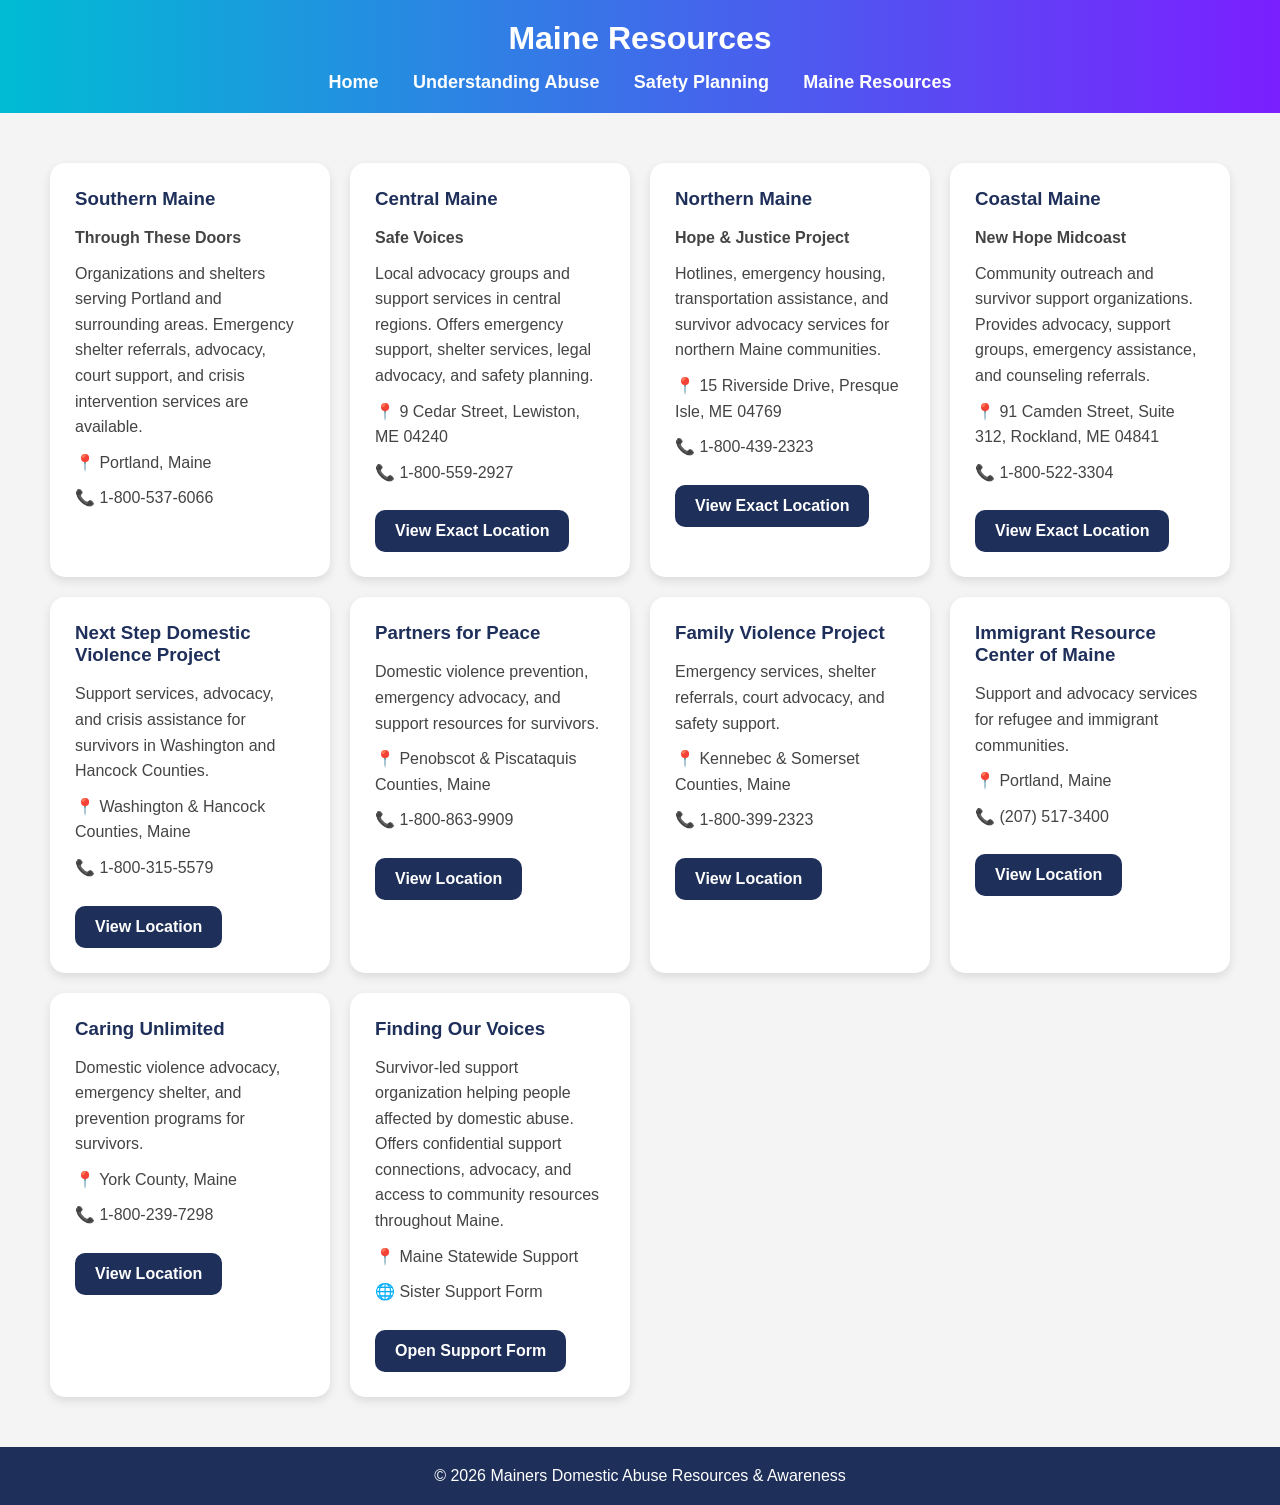
<file: resources.html>
<!DOCTYPE html>
<html lang="en">
<head>
    <meta charset="UTF-8">
    <meta name="viewport" content="width=device-width, initial-scale=1.0">
    <title>Maine Resources</title>
    <link rel="stylesheet" href="style.css">
</head>

<body>

<header>

    <h1>Maine Resources</h1>

    <nav>
        <a href="index.html">Home</a>
        <a href="understanding.html">Understanding Abuse</a>
        <a href="safety.html">Safety Planning</a>
        <a href="resources.html">Maine Resources</a>
    </nav>

</header>

<main>

<section class="cards">

<div class="card">

    <h3>Southern Maine</h3>

    <p>
        <strong>Through These Doors</strong>
    </p>

    <p>
        Organizations and shelters serving Portland and surrounding areas.
        Emergency shelter referrals, advocacy, court support,
        and crisis intervention services are available.
    </p>

    <p>
        📍 Portland, Maine
    </p>

    <p>
        📞 1-800-537-6066
    </p>

</div>

<div class="card">

    <h3>Central Maine</h3>

    <p>
        <strong>Safe Voices</strong>
    </p>

    <p>
        Local advocacy groups and support services in central regions.
        Offers emergency support, shelter services,
        legal advocacy, and safety planning.
    </p>

    <p>
        📍 9 Cedar Street, Lewiston, ME 04240
    </p>

    <p>
        📞 1-800-559-2927
    </p>

    <a class="map-button"
       href="https://www.google.com/maps/place/9+Cedar+Street,+Lewiston,+ME+04240"
       target="_blank">
       View Exact Location
    </a>

</div>

<div class="card">

    <h3>Northern Maine</h3>

    <p>
        <strong>Hope & Justice Project</strong>
    </p>

    <p>
        Hotlines, emergency housing,
        transportation assistance,
        and survivor advocacy services
        for northern Maine communities.
    </p>

    <p>
        📍 15 Riverside Drive, Presque Isle, ME 04769
    </p>

    <p>
        📞 1-800-439-2323
    </p>

    <a class="map-button"
       href="https://www.google.com/maps/place/15+Riverside+Drive,+Presque+Isle,+ME+04769"
       target="_blank">
       View Exact Location
    </a>

</div>

<div class="card">

    <h3>Coastal Maine</h3>

    <p>
        <strong>New Hope Midcoast</strong>
    </p>

    <p>
        Community outreach and survivor support organizations.
        Provides advocacy, support groups,
        emergency assistance, and counseling referrals.
    </p>

    <p>
        📍 91 Camden Street, Suite 312, Rockland, ME 04841
    </p>

    <p>
        📞 1-800-522-3304
    </p>

    <a class="map-button"
       href="https://www.google.com/maps/place/91+Camden+Street+Suite+312,+Rockland,+ME+04841"
       target="_blank">
       View Exact Location
    </a>

</div>

<div class="card">

    <h3>Next Step Domestic Violence Project</h3>

    <p>
        Support services, advocacy,
        and crisis assistance for survivors
        in Washington and Hancock Counties.
    </p>

    <p>
        📍 Washington & Hancock Counties, Maine
    </p>

    <p>
        📞 1-800-315-5579
    </p>

    <a class="map-button"
       href="https://www.google.com/maps/place/Hancock+County,+Maine"
       target="_blank">
       View Location
    </a>

</div>

<div class="card">

    <h3>Partners for Peace</h3>

    <p>
        Domestic violence prevention,
        emergency advocacy,
        and support resources for survivors.
    </p>

    <p>
        📍 Penobscot & Piscataquis Counties, Maine
    </p>

    <p>
        📞 1-800-863-9909
    </p>

    <a class="map-button"
       href="https://www.google.com/maps/place/Penobscot+County,+Maine"
       target="_blank">
       View Location
    </a>

</div>

<div class="card">

    <h3>Family Violence Project</h3>

    <p>
        Emergency services, shelter referrals,
        court advocacy, and safety support.
    </p>

    <p>
        📍 Kennebec & Somerset Counties, Maine
    </p>

    <p>
        📞 1-800-399-2323
    </p>

    <a class="map-button"
       href="https://www.google.com/maps/place/Kennebec+County,+Maine"
       target="_blank">
       View Location
    </a>

</div>

<div class="card">

    <h3>Immigrant Resource Center of Maine</h3>

    <p>
        Support and advocacy services
        for refugee and immigrant communities.
    </p>

    <p>
        📍 Portland, Maine
    </p>

    <p>
        📞 (207) 517-3400
    </p>

    <a class="map-button"
       href="https://www.google.com/maps/place/Portland,+Maine"
       target="_blank">
       View Location
    </a>

</div>

<div class="card">

    <h3>Caring Unlimited</h3>

    <p>
        Domestic violence advocacy,
        emergency shelter,
        and prevention programs for survivors.
    </p>

    <p>
        📍 York County, Maine
    </p>

    <p>
        📞 1-800-239-7298
    </p>

    <a class="map-button"
       href="https://www.google.com/maps/place/York+County,+Maine"
       target="_blank">
       View Location
    </a>

</div>

<div class="card">

    <h3>Finding Our Voices</h3>

    <p>
        Survivor-led support organization helping people affected by domestic abuse.
        Offers confidential support connections, advocacy,
        and access to community resources throughout Maine.
    </p>

    <p>
        📍 Maine Statewide Support
    </p>

    <p>
        🌐 Sister Support Form
    </p>

    <a class="map-button"
       href="https://findingourvoices.net/sister-support-form"
       target="_blank">
       Open Support Form
    </a>

</div>

</section>

</main>

<footer>
    <p>© 2026 Mainers Domestic Abuse Resources & Awareness</p>
</footer>

</body>
</html>
</file>
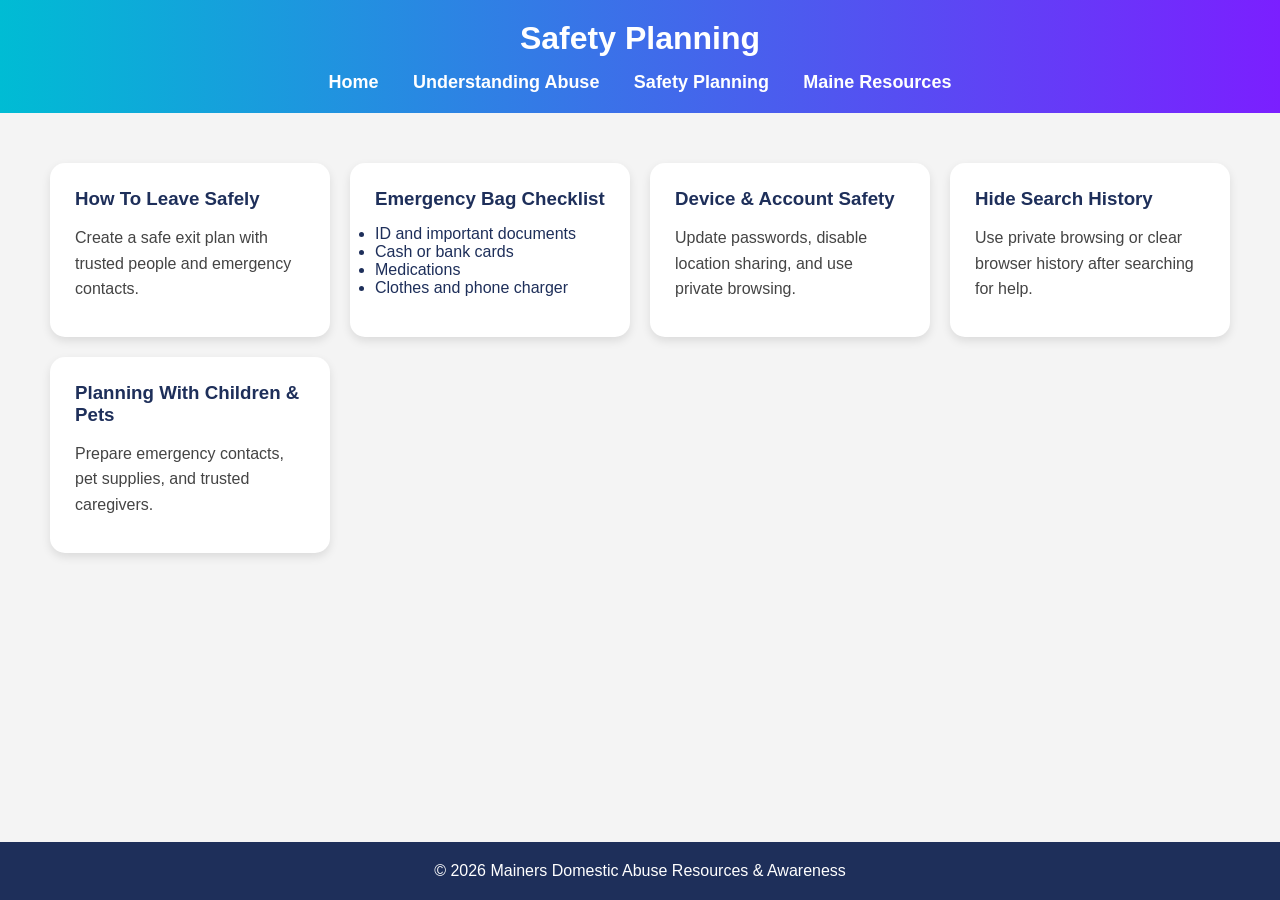
<file: safety.html>
<!DOCTYPE html>
<html lang="en">
<head>
    <meta charset="UTF-8">
    <meta name="viewport" content="width=device-width, initial-scale=1.0">
    <title>Safety Planning</title>
    <link rel="stylesheet" href="style.css">
</head>
<body>

<header>
    <h1>Safety Planning</h1>


     <nav>
        <a href="index.html">Home</a>
        <a href="understanding.html">Understanding Abuse</a>
        <a href="safety.html">Safety Planning</a>
        <a href="resources.html">Maine Resources</a>
    </nav>
</header>

<section class="cards">

<div class="card">
    <h3>How To Leave Safely</h3>
    <p>Create a safe exit plan with trusted people and emergency contacts.</p>
</div>

<div class="card">
    <h3>Emergency Bag Checklist</h3>
    <ul>
        <li>ID and important documents</li>
        <li>Cash or bank cards</li>
        <li>Medications</li>
        <li>Clothes and phone charger</li>
    </ul>
</div>

<div class="card">
    <h3>Device & Account Safety</h3>
    <p>Update passwords, disable location sharing, and use private browsing.</p>
</div>

<div class="card">
    <h3>Hide Search History</h3>
    <p>Use private browsing or clear browser history after searching for help.</p>
</div>

<div class="card">
    <h3>Planning With Children & Pets</h3>
    <p>Prepare emergency contacts, pet supplies, and trusted caregivers.</p>
</div>

</section>
<footer>
    <p>© 2026 Mainers Domestic Abuse Resources & Awareness</p>
</footer>
</body>
</html>
</file>
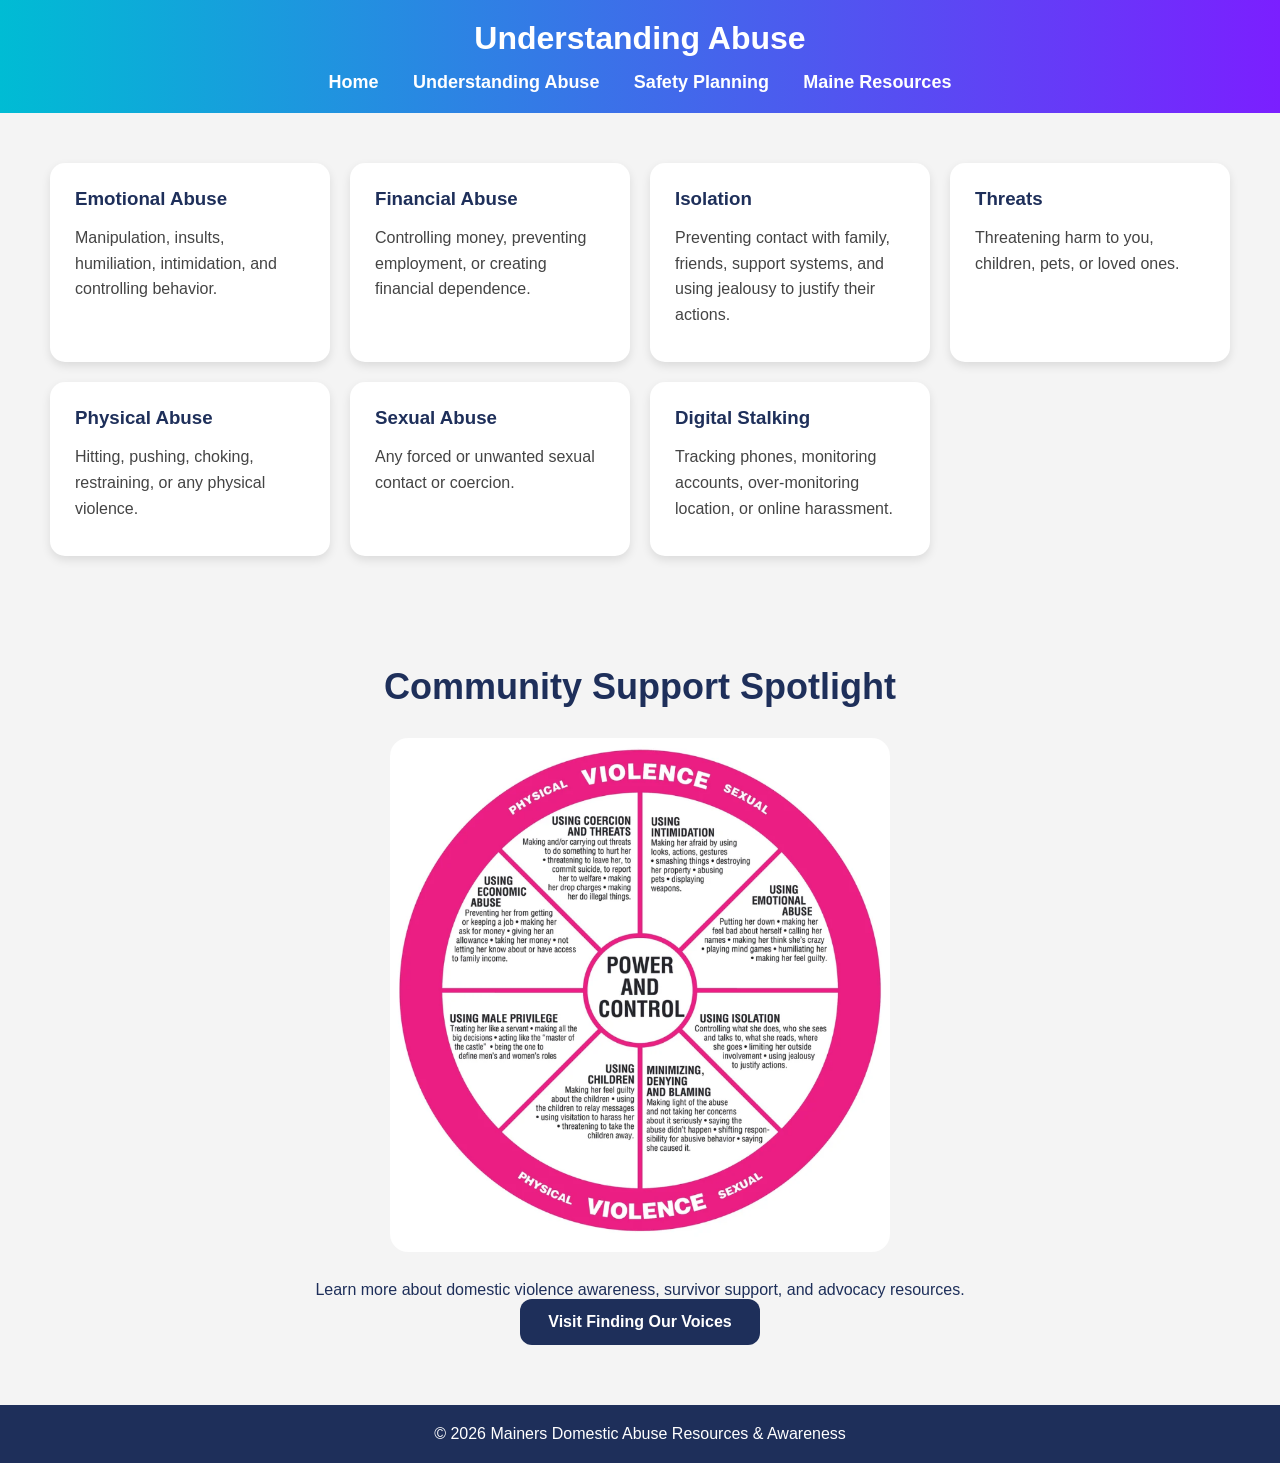
<file: understanding.html>
<!DOCTYPE html>
<html lang="en">
<head>
    <meta charset="UTF-8">
    <meta name="viewport" content="width=device-width, initial-scale=1.0">
    <title>Understanding Abuse</title>
    <link rel="stylesheet" href="style.css">
</head>

<body>

<header>

    <h1>Understanding Abuse</h1>

    <nav>
        <a href="index.html">Home</a>
        <a href="understanding.html">Understanding Abuse</a>
        <a href="safety.html">Safety Planning</a>
        <a href="resources.html">Maine Resources</a>
    </nav>

</header>

<main>

<section class="cards">

<div class="card">
    <h3>Emotional Abuse</h3>
    <p>
        Manipulation, insults, humiliation,
        intimidation, and controlling behavior.
    </p>
</div>

<div class="card">
    <h3>Financial Abuse</h3>
    <p>
        Controlling money, preventing employment,
        or creating financial dependence.
    </p>
</div>

<div class="card">
    <h3>Isolation</h3>
    <p>
        Preventing contact with family, friends,
        support systems, and using jealousy
        to justify their actions.
    </p>
</div>

<div class="card">
    <h3>Threats</h3>
    <p>
        Threatening harm to you,
        children, pets, or loved ones.
    </p>
</div>

<div class="card">
    <h3>Physical Abuse</h3>
    <p>
        Hitting, pushing, choking,
        restraining, or any physical violence.
    </p>
</div>

<div class="card">
    <h3>Sexual Abuse</h3>
    <p>
        Any forced or unwanted
        sexual contact or coercion.
    </p>
</div>

<div class="card">
    <h3>Digital Stalking</h3>
    <p>
        Tracking phones, monitoring accounts,
        over-monitoring location,
        or online harassment.
    </p>
</div>

</section>

<!-- PHOTO & WEBSITE SECTION -->

<section class="support-section">

    <h2>Community Support Spotlight</h2>

    <!-- ADD PHOTO HERE -->
    <img src="wheel.png"
         alt="Community Support"
         class="support-photo">

    <p>
        Learn more about domestic violence awareness,
        survivor support, and advocacy resources.
    </p>

    <!-- WEBSITE LINK -->
    <a href="https://findingourvoices.net"
       target="_blank"
       class="support-link">
       Visit Finding Our Voices
    </a>

</section>

</main>

<footer>
    <p>© 2026 Mainers Domestic Abuse Resources & Awareness</p>
</footer>

</body>
</html>
</file>
<file: style.css>
* {
    margin: 0;
    padding: 0;
    box-sizing: border-box;
    font-family: Arial, sans-serif;
    scroll-behavior: smooth;
}

html, body {
    height: 100%;
}

body {
    background: #f4f4f4;
    color: #1e2f5a;
    display: flex;
    flex-direction: column;
}

main {
    flex: 1;
}

/* =========================
   HEADER + NAV
   ========================= */

header {
    background: linear-gradient(90deg, #00bcd4, #7b1fff);
    color: white;
    text-align: center;
    padding: 20px;
}

nav {
    margin-top: 15px;
}

nav a {
    color: white;
    text-decoration: none;
    margin: 0 15px;
    font-weight: bold;
    font-size: 18px;
}

nav a:hover {
    text-decoration: underline;
}

/* =========================
   HERO SECTION
   ========================= */

.hero {
    background: url('maine-background.jpg') center/cover;
    min-height: 500px;
    display: flex;
    justify-content: center;
    align-items: center;
    text-align: center;
    padding: 30px;
}

.hero-overlay {
    background: rgba(255,255,255,0.92);
    padding: 40px;
    border-radius: 15px;
    max-width: 700px;
}

.hero h2 {
    font-size: 3rem;
    margin-bottom: 20px;
}

.hero p {
    color: #c62828;
    font-size: 1.2rem;
    margin-bottom: 20px;
}

.hotline-box {
    background: #eef5ff;
    padding: 25px;
    border-radius: 12px;
    margin-top: 20px;
}

/* =========================
   CARDS GRID
   ========================= */

.cards {
    display: grid;
    grid-template-columns: repeat(auto-fit, minmax(280px, 1fr));
    gap: 20px;
    padding: 50px;
}

.card {
    background: white;
    padding: 25px;
    border-radius: 15px;
    box-shadow: 0 4px 10px rgba(0,0,0,0.1);
    transition: 0.3s;
}

.card:hover {
    transform: translateY(-5px);
}

.card h3 {
    margin-bottom: 15px;
    color: #1e2f5a;
}

.card p {
    margin-bottom: 10px;
    line-height: 1.6;
    color: #444;
}

.card a {
    color: #0077cc;
    text-decoration: none;
    font-weight: bold;
}

.card a:hover {
    text-decoration: underline;
}

/* =========================
   BUTTONS
   ========================= */

.map-button {
    display: inline-block;
    margin-top: 15px;
    background: #1e2f5a;
    color: white !important;
    padding: 12px 20px;
    border-radius: 10px;
    text-decoration: none;
    transition: 0.3s;
}

.map-button:hover {
    background: #0077cc;
    text-decoration: none;
}

/* =========================
   SUPPORT SECTION
   ========================= */

.support-section {
    padding: 60px 20px;
    text-align: center;
}

.support-section h2 {
    font-size: 36px;
    margin-bottom: 30px;
    color: #1e2f5a;
}

.support-content {
    background: white;
    max-width: 700px;
    margin: auto;
    padding: 40px;
    border-radius: 20px;
    box-shadow: 0 4px 15px rgba(0,0,0,0.1);
}

.support-photo {
    width: 100%;
    max-width: 500px;
    border-radius: 18px;
    margin-bottom: 25px;
    object-fit: cover;
}

.support-content p {
    font-size: 18px;
    line-height: 1.7;
    color: #444;
    margin-bottom: 25px;
}

.support-link {
    display: inline-block;
    background: #1e2f5a;
    color: white;
    padding: 14px 28px;
    border-radius: 12px;
    text-decoration: none;
    font-weight: bold;
    transition: 0.3s;
}

.support-link:hover {
    background: #0077cc;
    transform: translateY(-2px);
}

/* =========================
   FOOTER
   ========================= */

footer {
    background: #1e2f5a;
    color: white;
    text-align: center;
    padding: 20px;
    margin-top: auto;
}

/* =========================
   TABLET (900px and below)
   ========================= */

@media (max-width: 900px) {

    .hero h2 {
        font-size: 2.2rem;
    }

    nav a {
        font-size: 16px;
        margin: 0 10px;
    }

    .hero-overlay {
        padding: 25px;
    }

    .cards {
        padding: 30px;
    }
}

/* =========================
   MOBILE (600px and below)
   ========================= */

@media (max-width: 600px) {

    header {
        padding: 15px;
    }

    nav {
        display: flex;
        flex-direction: column;
        gap: 10px;
        align-items: center;
    }

    nav a {
        margin: 5px 0;
        font-size: 16px;
    }

    .hero {
        min-height: 350px;
        padding: 15px;
    }

    .hero h2 {
        font-size: 1.8rem;
    }

    .hero p {
        font-size: 1rem;
    }

    .hero-overlay {
        padding: 20px;
        border-radius: 12px;
    }

    .cards {
        grid-template-columns: 1fr;
        padding: 20px;
    }

    .card {
        padding: 18px;
    }

    .support-section h2 {
        font-size: 28px;
    }

    .support-content {
        padding: 25px;
        margin: 10px;
    }

    .support-content p {
        font-size: 16px;
    }

    .map-button,
    .support-link {
        width: 100%;
        text-align: center;
    }
}
</file>
